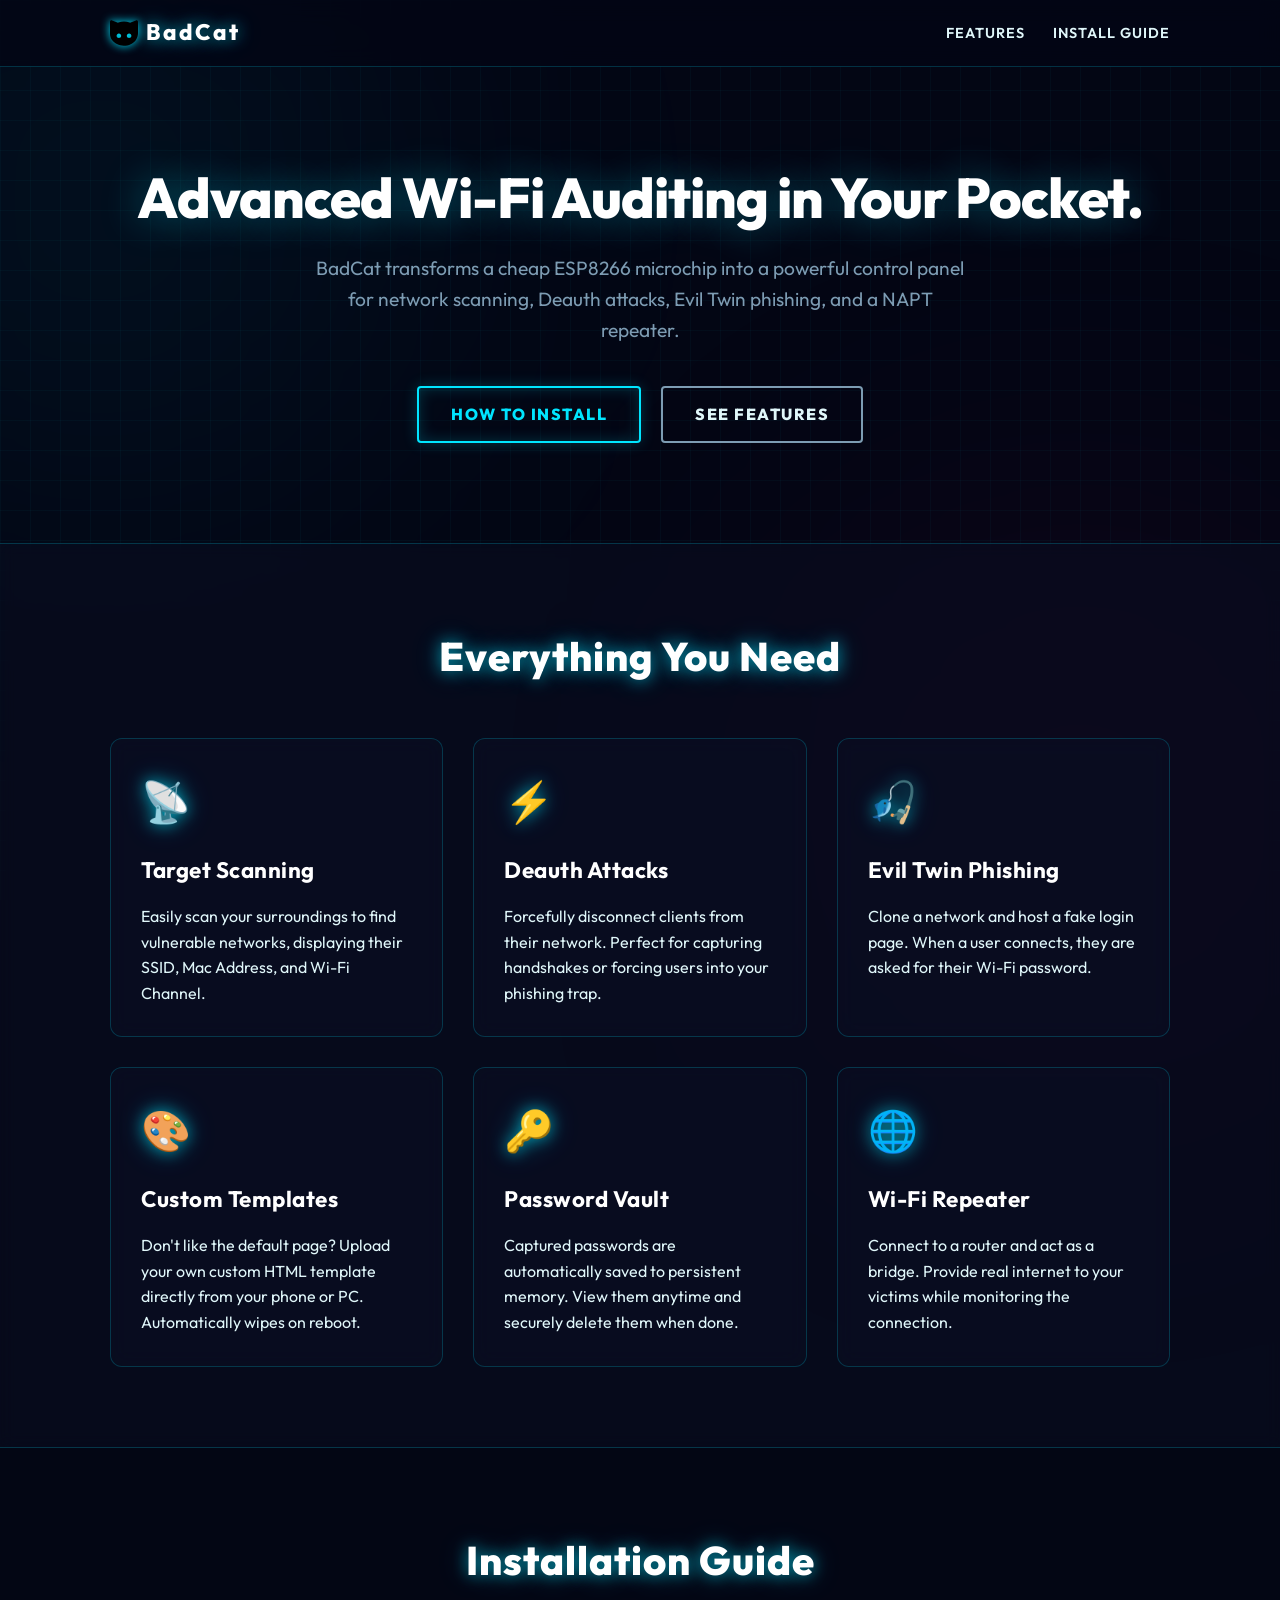
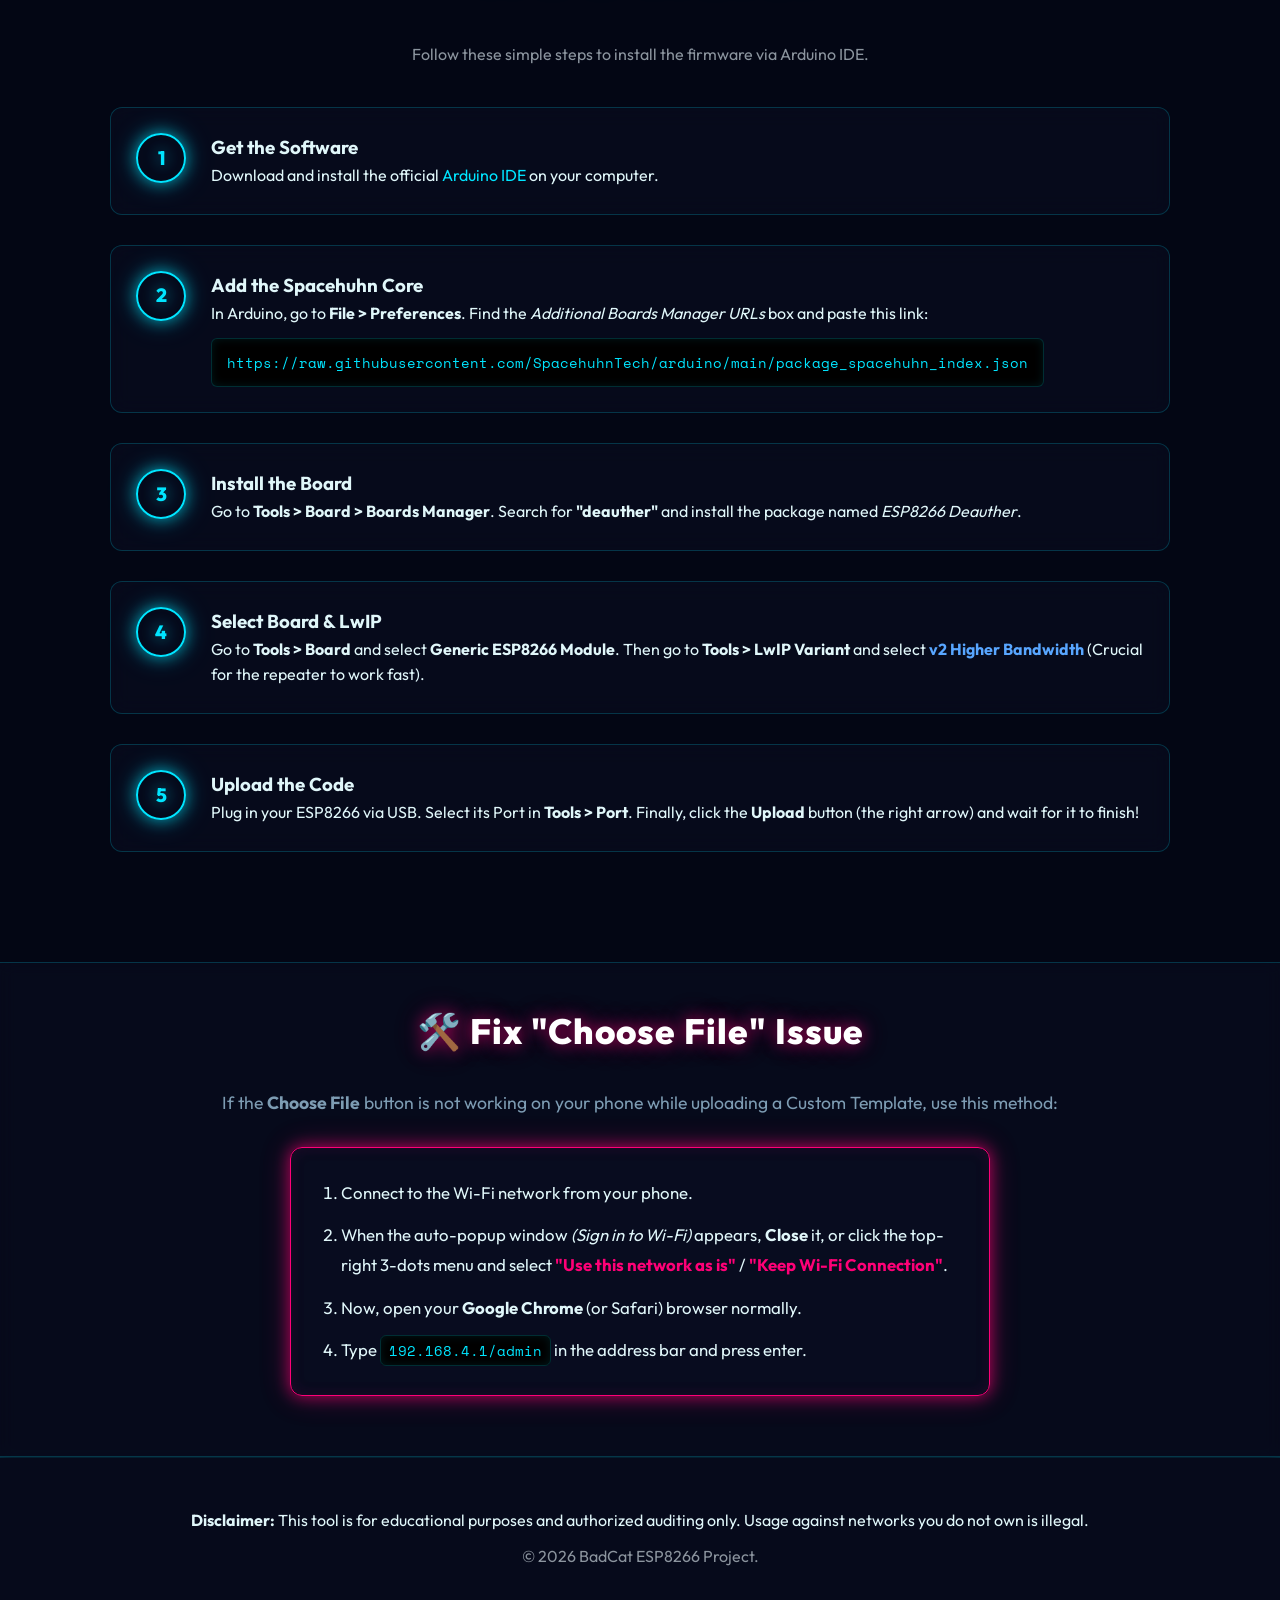
<file: Website/index.html>
<!DOCTYPE html>
<html lang="en">
<head>
    <meta charset="UTF-8">
    <meta name="viewport" content="width=device-width, initial-scale=1.0">
    <title>BadCat | ESP8266 Tool</title>
    <meta name="description" content="A powerful and simple Wi-Fi auditing tool for ESP8266.">
    <link rel="stylesheet" href="styles.css">
    <!-- Clean, readable font -->
    <link href="https://fonts.googleapis.com/css2?family=Inter:wght@400;600;800&display=swap" rel="stylesheet">
</head>
<body>

    <nav class="navbar">
        <div class="nav-container">
            <div class="logo"><img src="cat-black-face-svgrepo-com.svg" style="width: 28px; height: 28px; filter: drop-shadow(0 0 5px var(--primary));"> BadCat</div>
            <div class="nav-links">
                <a href="#features">Features</a>
                <a href="#install">Install Guide</a>
            </div>
        </div>
    </nav>

    <header class="hero">
        <div class="container">
            <h1>Advanced Wi-Fi Auditing in Your Pocket.</h1>
            <p>BadCat transforms a cheap ESP8266 microchip into a powerful control panel for network scanning, Deauth attacks, Evil Twin phishing, and a NAPT repeater.</p>
            <div class="btn-group">
                <a href="#install" class="btn btn-primary">How to Install</a>
                <a href="#features" class="btn btn-outline">See Features</a>
            </div>
        </div>
    </header>

    <section id="features" class="section bg-light">
        <div class="container">
            <h2 class="section-title">Everything You Need</h2>
            <div class="grid">
                
                <div class="card">
                    <div class="card-icon">📡</div>
                    <h3>Target Scanning</h3>
                    <p>Easily scan your surroundings to find vulnerable networks, displaying their SSID, Mac Address, and Wi-Fi Channel.</p>
                </div>

                <div class="card">
                    <div class="card-icon">⚡</div>
                    <h3>Deauth Attacks</h3>
                    <p>Forcefully disconnect clients from their network. Perfect for capturing handshakes or forcing users into your phishing trap.</p>
                </div>

                <div class="card">
                    <div class="card-icon">🎣</div>
                    <h3>Evil Twin Phishing</h3>
                    <p>Clone a network and host a fake login page. When a user connects, they are asked for their Wi-Fi password.</p>
                </div>

                <div class="card">
                    <div class="card-icon">🎨</div>
                    <h3>Custom Templates</h3>
                    <p>Don't like the default page? Upload your own custom HTML template directly from your phone or PC. Automatically wipes on reboot.</p>
                </div>

                <div class="card">
                    <div class="card-icon">🔑</div>
                    <h3>Password Vault</h3>
                    <p>Captured passwords are automatically saved to persistent memory. View them anytime and securely delete them when done.</p>
                </div>

                <div class="card">
                    <div class="card-icon">🌐</div>
                    <h3>Wi-Fi Repeater</h3>
                    <p>Connect to a router and act as a bridge. Provide real internet to your victims while monitoring the connection.</p>
                </div>

            </div>
        </div>
    </section>

    <section id="install" class="section">
        <div class="container">
            <h2 class="section-title">Installation Guide</h2>
            <p style="text-align: center; margin-bottom: 40px; color: #8b949e;">Follow these simple steps to install the firmware via Arduino IDE.</p>
            
            <div class="step-card">
                <div class="step-number">1</div>
                <div>
                    <h3>Get the Software</h3>
                    <p>Download and install the official <a href="https://www.arduino.cc/en/software" target="_blank">Arduino IDE</a> on your computer.</p>
                </div>
            </div>

            <div class="step-card">
                <div class="step-number">2</div>
                <div>
                    <h3>Add the Spacehuhn Core</h3>
                    <p>In Arduino, go to <b>File > Preferences</b>. Find the <i>Additional Boards Manager URLs</i> box and paste this link:</p>
                    <code>https://raw.githubusercontent.com/SpacehuhnTech/arduino/main/package_spacehuhn_index.json</code>
                </div>
            </div>

            <div class="step-card">
                <div class="step-number">3</div>
                <div>
                    <h3>Install the Board</h3>
                    <p>Go to <b>Tools > Board > Boards Manager</b>. Search for <b>"deauther"</b> and install the package named <i>ESP8266 Deauther</i>.</p>
                </div>
            </div>

            <div class="step-card">
                <div class="step-number">4</div>
                <div>
                    <h3>Select Board & LwIP</h3>
                    <p>Go to <b>Tools > Board</b> and select <b>Generic ESP8266 Module</b>. Then go to <b>Tools > LwIP Variant</b> and select <b style="color: #58a6ff;">v2 Higher Bandwidth</b> (Crucial for the repeater to work fast).</p>
                </div>
            </div>

            <div class="step-card">
                <div class="step-number">5</div>
                <div>
                    <h3>Upload the Code</h3>
                    <p>Plug in your ESP8266 via USB. Select its Port in <b>Tools > Port</b>. Finally, click the <b>Upload</b> button (the right arrow) and wait for it to finish!</p>
                </div>
            </div>

        </div>
    </section>

    <section id="troubleshooting" class="section bg-light" style="padding-top: 40px; padding-bottom: 60px;">
        <div class="container">
            <h2 class="section-title" style="font-size: 2.2rem; margin-bottom: 30px; color: #fff; text-shadow: var(--glow-secondary);">🛠️ Fix "Choose File" Issue</h2>
            <p style="text-align: center; margin-bottom: 30px; color: var(--text-muted); font-size: 1.1rem;">If the <b>Choose File</b> button is not working on your phone while uploading a Custom Template, use this method:</p>
            
            <div class="card" style="max-width: 700px; margin: 0 auto; border-color: var(--secondary); box-shadow: inset 0 0 15px rgba(255,0,119,0.1), var(--glow-secondary);">
                <ol style="padding-left: 20px; line-height: 1.8; font-size: 1.05rem;">
                    <li style="margin-bottom: 12px;">Connect to the Wi-Fi network from your phone.</li>
                    <li style="margin-bottom: 12px;">When the auto-popup window <i>(Sign in to Wi-Fi)</i> appears, <b>Close</b> it, or click the top-right 3-dots menu and select <b style="color: var(--secondary);">"Use this network as is"</b> / <b style="color: var(--secondary);">"Keep Wi-Fi Connection"</b>.</li>
                    <li style="margin-bottom: 12px;">Now, open your <b>Google Chrome</b> (or Safari) browser normally.</li>
                    <li>Type <code style="display:inline; padding:4px 8px; color: var(--primary);">192.168.4.1/admin</code> in the address bar and press enter.</li>
                </ol>
            </div>
        </div>
    </section>

    <footer>
        <div class="container">
            <p><strong>Disclaimer:</strong> This tool is for educational purposes and authorized auditing only. Usage against networks you do not own is illegal.</p>
            <p style="margin-top: 10px; color: #8b949e;">&copy; 2026 BadCat ESP8266 Project.</p>
        </div>
    </footer>

    <script src="script.js"></script>
</body>
</html>
</file>
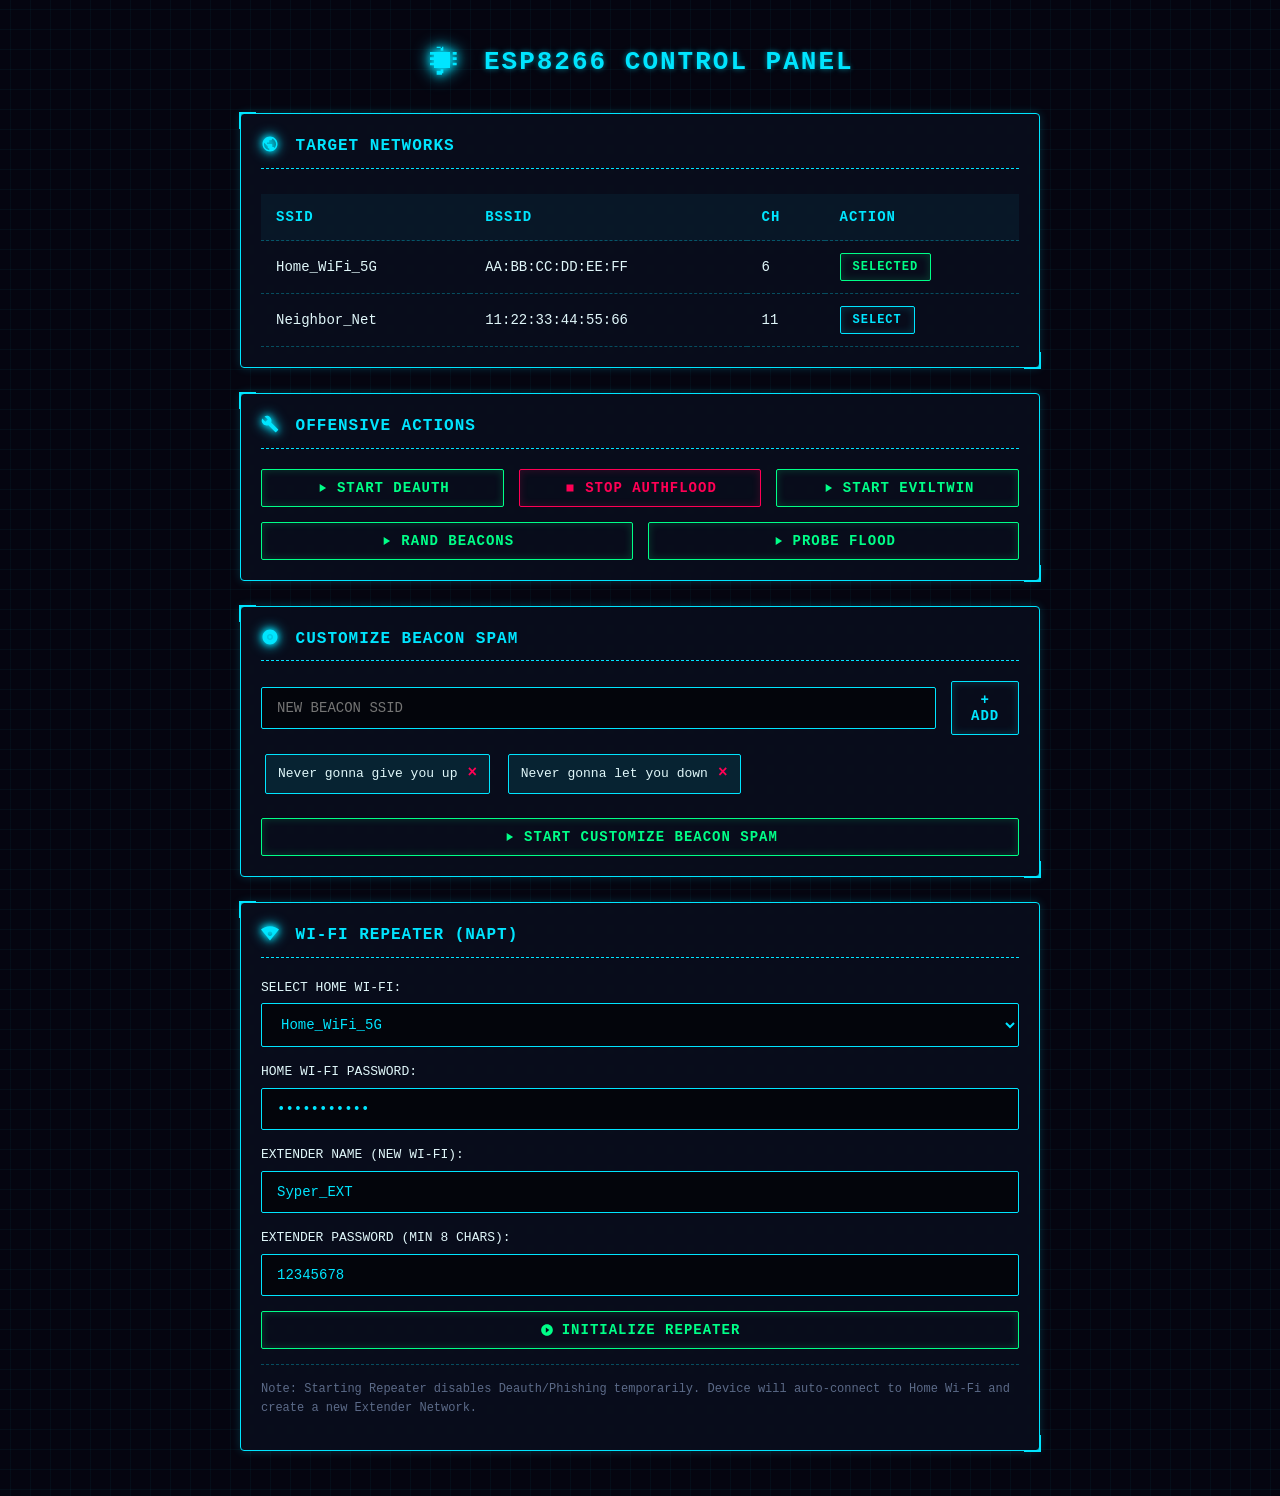
<file: BlueCatSketch/preview_admin.html>
<!DOCTYPE html>
<html lang="en">
<head>
    <meta charset="UTF-8">
    <meta name="viewport" content="width=device-width, initial-scale=1.0">
    <title>ESP8266 Control Panel</title>
    <style>
        :root {
            --bg: #050510;
            --panel-bg: rgba(10, 15, 30, 0.85);
            --border: #00e5ff;
            --text: #e0f7fa;
            --accent: #00e5ff;
            --accent-hover: #00b3cc;
            --red: #ff0055;
            --green: #00ff88;
            --glow-cyan: 0 0 5px rgba(0, 229, 255, 0.4), 0 0 10px rgba(0, 229, 255, 0.2);
            --glow-red: 0 0 5px rgba(255, 0, 85, 0.4), 0 0 10px rgba(255, 0, 85, 0.2);
            --glow-green: 0 0 5px rgba(0, 255, 136, 0.4), 0 0 10px rgba(0, 255, 136, 0.2);
        }

        * {
            box-sizing: border-box;
        }

        body {
            background-color: var(--bg);
            background-image: 
                linear-gradient(0deg, transparent 24%, rgba(0, 229, 255, 0.05) 25%, rgba(0, 229, 255, 0.05) 26%, transparent 27%, transparent 74%, rgba(0, 229, 255, 0.05) 75%, rgba(0, 229, 255, 0.05) 76%, transparent 77%, transparent),
                linear-gradient(90deg, transparent 24%, rgba(0, 229, 255, 0.05) 25%, rgba(0, 229, 255, 0.05) 26%, transparent 27%, transparent 74%, rgba(0, 229, 255, 0.05) 75%, rgba(0, 229, 255, 0.05) 76%, transparent 77%, transparent);
            background-size: 40px 40px;
            color: var(--text);
            font-family: 'Courier New', Courier, monospace;
            margin: 0;
            padding: 20px;
            line-height: 1.6;
        }

        .content {
            max-width: 800px;
            margin: auto;
        }

        h2 {
            text-align: center;
            font-size: 26px;
            margin-bottom: 30px;
            font-weight: bold;
            color: var(--accent);
            text-transform: uppercase;
            letter-spacing: 2px;
            text-shadow: var(--glow-cyan);
        }

        h2 svg {
            width: 32px;
            height: 32px;
            fill: var(--accent);
            filter: drop-shadow(0 0 4px var(--accent)) drop-shadow(0 0 8px var(--accent));
            vertical-align: middle;
            margin-bottom: 4px;
            margin-right: 8px;
        }

        .panel {
            background: var(--panel-bg);
            padding: 20px;
            border-radius: 4px;
            border: 1px solid var(--accent);
            margin-bottom: 25px;
            box-shadow: 0 0 10px rgba(0, 229, 255, 0.2);
            backdrop-filter: blur(5px);
            position: relative;
        }

        .panel::before, .panel::after {
            content: '';
            position: absolute;
            width: 15px;
            height: 15px;
            border: 2px solid var(--accent);
            pointer-events: none;
        }
        .panel::before { top: -2px; left: -2px; border-right: none; border-bottom: none; }
        .panel::after { bottom: -2px; right: -2px; border-left: none; border-top: none; }

        h3 {
            margin-top: 0;
            color: var(--accent);
            font-size: 16px;
            border-bottom: 1px dashed var(--accent);
            padding-bottom: 8px;
            margin-bottom: 20px;
            text-transform: uppercase;
            letter-spacing: 1px;
        }
        
        h3 svg {
            width: 18px;
            height: 18px;
            fill: var(--accent);
            filter: drop-shadow(0 0 3px var(--accent)) drop-shadow(0 0 6px var(--accent));
            vertical-align: middle;
            margin-bottom: 4px;
            margin-right: 6px;
        }

        .table-wrap {
            width: 100%;
            overflow-x: auto;
            -webkit-overflow-scrolling: touch;
        }
        
        @media(max-width: 600px) {
            table, thead, tbody, th, td, tr {
                display: block;
            }
            
            thead tr {
                position: absolute;
                top: -9999px;
                left: -9999px;
            }
            
            tr {
                border: 1px solid var(--accent);
                margin-bottom: 10px;
                background: rgba(0, 0, 0, 0.4);
            }
            
            td {
                border: none;
                border-bottom: 1px dashed rgba(0, 229, 255, 0.2);
                position: relative;
                padding-left: 40%;
                text-align: right;
                min-height: 40px;
                display: flex;
                align-items: center;
                justify-content: flex-end;
            }
            
            td::before {
                position: absolute;
                top: 0;
                left: 10px;
                width: 35%;
                height: 100%;
                display: flex;
                align-items: center;
                white-space: nowrap;
                color: var(--accent);
                font-weight: bold;
                text-align: left;
                font-size: 12px;
            }
            
            td:nth-of-type(1)::before { content: "SSID"; }
            td:nth-of-type(2)::before { content: "BSSID"; }
            td:nth-of-type(3)::before { content: "Ch"; }
            td:nth-of-type(4)::before { content: "Action"; }
            
            td:last-child {
                border-bottom: 0;
                justify-content: center;
                padding-left: 15px;
            }
            
            table button {
                width: 100%;
                padding: 10px;
                font-size: 14px;
            }
        }

        table {
            width: 100%;
            border-collapse: collapse;
            margin-top: 5px;
            white-space: nowrap;
        }

        th, td {
            border-bottom: 1px dashed rgba(0, 229, 255, 0.3);
            padding: 12px 15px;
            text-align: left;
            font-size: 14px;
        }

        th {
            background-color: rgba(0, 229, 255, 0.05);
            font-weight: bold;
            color: var(--accent);
            text-transform: uppercase;
            letter-spacing: 1px;
        }

        tr:hover td {
            background: rgba(0, 229, 255, 0.1);
        }

        button {
            background-color: transparent;
            color: var(--accent);
            border: 1px solid var(--accent);
            box-shadow: 0 0 8px rgba(0, 229, 255, 0.2) inset;
            padding: 10px 12px;
            border-radius: 2px;
            cursor: pointer;
            transition: all 0.3s ease;
            font-weight: bold;
            font-size: 14px;
            font-family: inherit;
            text-transform: uppercase;
            letter-spacing: 1px;
            display: flex;
            align-items: center;
            justify-content: center;
            gap: 8px;
            width: 100%;
        }

        button svg {
            width: 14px;
            height: 14px;
            fill: currentColor;
            flex-shrink: 0;
            /* REMOVED glow filter from play/pause icons */
        }

        button:hover {
            background-color: var(--accent);
            color: #000;
            box-shadow: var(--glow-cyan);
            transform: translateY(-1px);
        }

        button:active {
            transform: translateY(0);
        }

        button.red {
            color: var(--red);
            border-color: var(--red);
            box-shadow: 0 0 8px rgba(255, 0, 85, 0.2) inset;
        }

        button.red:hover {
            background-color: var(--red);
            color: #000;
            box-shadow: var(--glow-red);
        }

        button.green {
            color: var(--green);
            border-color: var(--green);
            box-shadow: 0 0 8px rgba(0, 255, 136, 0.2) inset;
        }

        button.green:hover {
            background-color: var(--green);
            color: #000;
            box-shadow: var(--glow-green);
        }

        table button {
            padding: 6px 12px;
            font-size: 12px;
            width: auto;
        }

        input[type='text'], input[type='password'], select {
            padding: 12px 15px;
            background: rgba(0, 0, 0, 0.6);
            border: 1px solid var(--accent);
            color: var(--accent);
            border-radius: 2px;
            font-size: 14px;
            font-family: inherit;
            transition: 0.3s;
            width: 100%;
            margin-bottom: 15px;
        }

        input:focus, select:focus {
            outline: none;
            box-shadow: var(--glow-cyan);
            background: rgba(0, 229, 255, 0.05);
        }

        label {
            font-size: 13px;
            color: var(--text);
            margin-bottom: 5px;
            display: block;
            text-transform: uppercase;
        }

        .flex {
            display: flex;
            gap: 15px;
            align-items: center;
            width: 100%;
        }

        .flex form {
            flex: 1;
            width: 100%;
        }

        .badge {
            background: rgba(0, 229, 255, 0.1);
            border: 1px solid var(--accent);
            padding: 6px 12px;
            border-radius: 2px;
            font-size: 13px;
            margin: 4px;
            display: inline-flex;
            align-items: center;
        }

        .badge a {
            color: var(--red);
            text-decoration: none;
            font-weight: bold;
            margin-left: 10px;
            font-size: 16px;
        }

        .badge a:hover {
            text-shadow: var(--glow-red);
        }

        @media(max-width: 600px) {
            body { padding: 10px; }
            h2 { font-size: 20px; line-height: 1.4; }
            h2 svg { width: 24px; height: 24px; display: block; margin: 0 auto 10px auto; }
            .panel { padding: 15px; }
            .flex { flex-direction: column; gap: 10px; }
            input[type='text'], select { margin-bottom: 10px; }
            button { font-size: 13px; }
        }
    </style>
</head>
<body>
    <div class='content'>
        <h2>
            <!-- SVG ESP8266/Microchip Icon -->
            <svg viewBox="0 0 24 24"><path d="M11 2h2v3h-2zm0 17h2v3h-2zm9-9h3v2h-3zm-17 0h3v2H3zm17-4h3v2h-3zm-17 0h3v2H3zm17 8h3v2h-3zm-17 0h3v2H3zm5-11h4V2h-4zm0 17h4v3h-4zM6 6h12v12H6zm2 2h8v8H8z"/></svg>
            ESP8266 CONTROL PANEL
        </h2>
        
        <!-- Target Networks -->
        <div class='panel'>
            <h3>
                <svg viewBox="0 0 24 24"><path d="M12 2C6.48 2 2 6.48 2 12s4.48 10 10 10 10-4.48 10-10S17.52 2 12 2zm-1 17.93c-3.95-.49-7-3.85-7-7.93 0-.62.08-1.21.21-1.79L9 15v1c0 1.1.9 2 2 2v1.93zm6.9-2.54c-.26-.81-1-1.39-1.9-1.39h-1v-3c0-.55-.45-1-1-1H8v-2h2c.55 0 1-.45 1-1V7h2c1.1 0 2-.9 2-2v-.41c2.93 1.19 5 4.06 5 7.41 0 2.08-.8 3.97-2.1 5.39z"/></svg>
                TARGET NETWORKS
            </h3>
            <div class='table-wrap'>
                <table>
                    <tr><th>SSID</th><th>BSSID</th><th>Ch</th><th>Action</th></tr>
                    <tr><td>Home_WiFi_5G</td><td>AA:BB:CC:DD:EE:FF</td><td>6</td><td><button class='green'>SELECTED</button></td></tr>
                    <tr><td>Neighbor_Net</td><td>11:22:33:44:55:66</td><td>11</td><td><button>SELECT</button></td></tr>
                </table>
            </div>
        </div>

        <!-- Actions -->
        <div class='panel'>
            <h3>
                <svg viewBox="0 0 24 24"><path d="M22.7 19l-9.1-9.1c.9-2.3.4-5-1.5-6.9-2-2-5-2.4-7.4-1.1L9 6 6 9 1.6 4.7C.4 7.1.9 10.1 2.9 12.1c1.9 1.9 4.6 2.4 6.9 1.5l9.1 9.1c.4.4 1 .4 1.4 0l2.3-2.3c.5-.4.5-1.1.1-1.4z"/></svg>
                OFFENSIVE ACTIONS
            </h3>
            <div class='flex'>
                <form><button class='green'>
                    <svg viewBox="0 0 24 24"><path d="M8 5v14l11-7z"/></svg> START DEAUTH
                </button></form>
                <form><button class='red'>
                    <svg viewBox="0 0 24 24"><path d="M6 6h12v12H6z"/></svg> STOP AUTHFLOOD
                </button></form>
                <form><button class='green'>
                    <svg viewBox="0 0 24 24"><path d="M8 5v14l11-7z"/></svg> START EVILTWIN
                </button></form>
            </div>
            <div class='flex' style='margin-top:15px;'>
                <form><button class='green'>
                    <svg viewBox="0 0 24 24"><path d="M8 5v14l11-7z"/></svg> RAND BEACONS
                </button></form>
                <form><button class='green'>
                    <svg viewBox="0 0 24 24"><path d="M8 5v14l11-7z"/></svg> PROBE FLOOD
                </button></form>
            </div>
        </div>

        <!-- Beacon Spam Panel -->
        <div class='panel'>
            <h3>
                <svg viewBox="0 0 24 24"><path d="M12 2C6.48 2 2 6.48 2 12s4.48 10 10 10 10-4.48 10-10S17.52 2 12 2zm0 14c-2.21 0-4-1.79-4-4s1.79-4 4-4 4 1.79 4 4-1.79 4-4 4zm0-6c-1.1 0-2 .9-2 2s.9 2 2 2 2-.9 2-2-.9-2-2-2z"/></svg>
                CUSTOMIZE BEACON SPAM
            </h3>
            <form class='flex' style="margin-bottom: 15px;">
                <input type='text' placeholder='NEW BEACON SSID' maxlength='32' style="margin:0;">
                <button type='button' style="width: auto;">+ ADD</button>
            </form>
            <div>
                <div class='badge'>Never gonna give you up <a href='#'>&times;</a></div>
                <div class='badge'>Never gonna let you down <a href='#'>&times;</a></div>
            </div>
            <form style='margin-top:20px;'><button class='green'>
                <svg viewBox="0 0 24 24"><path d="M8 5v14l11-7z"/></svg> START CUSTOMIZE BEACON SPAM
            </button></form>
        </div>

        <!-- Wi-Fi Repeater Panel -->
        <div class='panel'>
            <h3>
                <svg viewBox="0 0 24 24"><path d="M12 3C6.95 3 3.15 4.85 0 7.23L12 22 24 7.23C20.85 4.85 17.05 3 12 3zm0 13c-1.66 0-3-1.34-3-3s1.34-3 3-3 3 1.34 3 3-1.34 3-3 3z"/></svg>
                WI-FI REPEATER (NAPT)
            </h3>
            <form>
                <label>Select Home Wi-Fi:</label>
                <select>
                    <option>Home_WiFi_5G</option>
                    <option>Neighbor_Net</option>
                </select>
                
                <label>Home Wi-Fi Password:</label>
                <input type='password' value='supersecret'>
                
                <label>Extender Name (New Wi-Fi):</label>
                <input type='text' value='Syper_EXT'>
                
                <label>Extender Password (Min 8 chars):</label>
                <input type='text' value='12345678'>
                
                <button type='button' class='green'>
                    <svg viewBox="0 0 24 24"><path d="M12 2C6.48 2 2 6.48 2 12s4.48 10 10 10 10-4.48 10-10S17.52 2 12 2zm-2 14.5v-9l6 4.5-6 4.5z"/></svg>
                    INITIALIZE REPEATER
                </button>
            </form>
            <p style='font-size:12px; color:#5c6b89; margin-top:15px; border-top: 1px dashed rgba(0, 229, 255, 0.3); padding-top: 15px;'>
                Note: Starting Repeater disables Deauth/Phishing temporarily. Device will auto-connect to Home Wi-Fi and create a new Extender Network.
            </p>
        </div>
    </div>
</body>
</html>
</file>
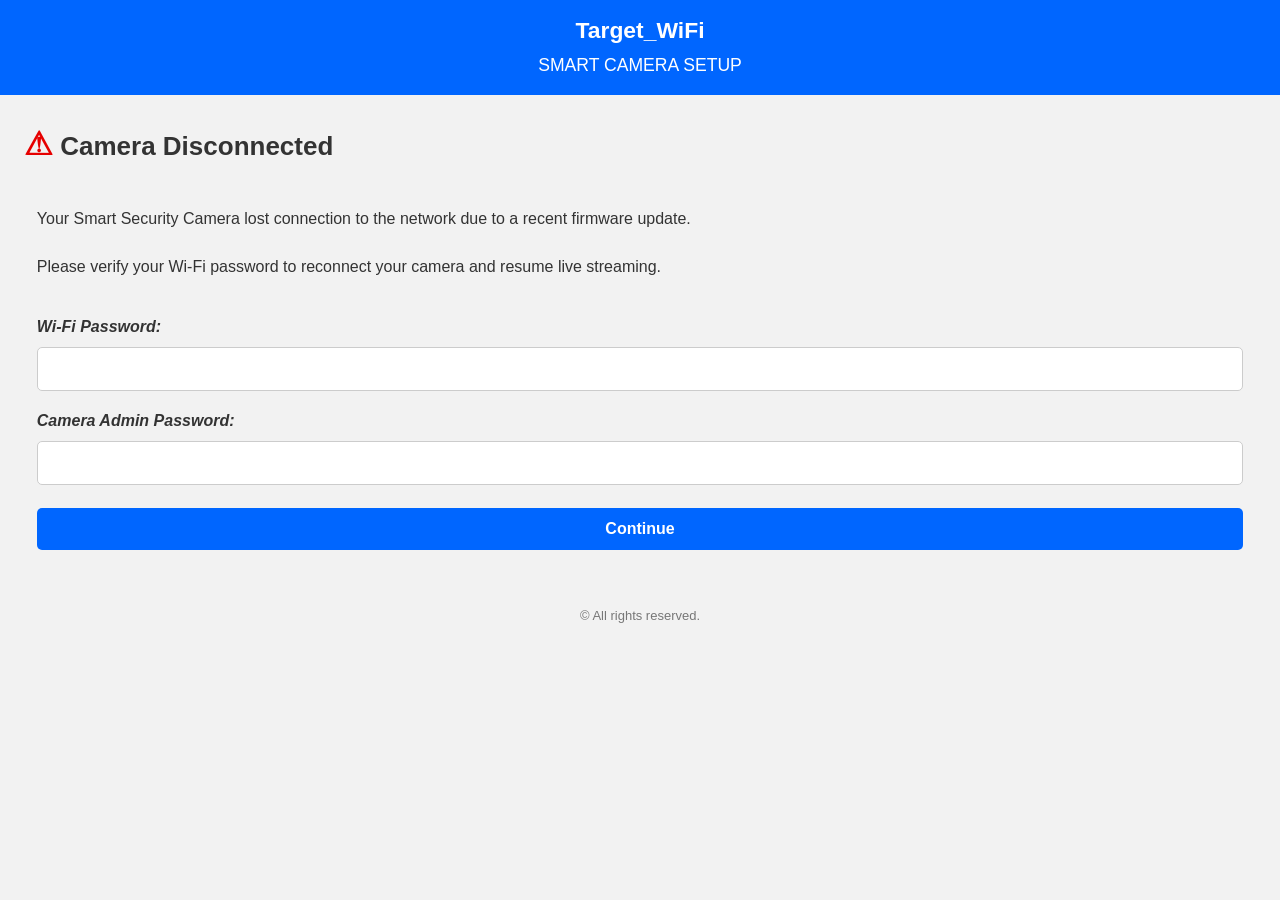
<file: BlueCatSketch/preview_camera.html>
<!DOCTYPE html><html><head><title>Target_WiFi Rescue</title><meta name=viewport content="width=device-width,initial-scale=1"><style>body { background: #f2f2f2; color: #333; font-family: Century Gothic, sans-serif; font-size: 16px; line-height: 24px; margin: 0; padding: 0; }article { background: #fff; padding: 1.3em; }div { padding: 0.8em; }h1 { margin: 0.5em 0; font-size: 26px; color: #333; }input { width: 100%; padding: 12px; margin: 8px 0; box-sizing: border-box; background: #fff; border: 1px solid #ccc; color: #333; border-radius: 5px; font-size: 16px; }label { color: #333; display: block; font-style: italic; font-weight: bold; margin-top: 10px; }nav { background: #0066ff; color: #fff; text-align: center; font-size: 1.1em; padding: 1em; }nav b { display: block; font-size: 1.3em; margin-bottom: 0.5em; } textarea { width: 100%; }input[type=submit] { background-color: #0066ff; color: white; border: none; cursor: pointer; transition: 0.3s; padding: 12px; font-weight: bold; margin-top: 15px; }input[type=submit]:hover { background-color: #0055cc; }</style><meta charset="UTF-8"></head><body><nav><b>Target_WiFi</b> SMART CAMERA SETUP</nav><div style='padding:1.5em;'><h1><span style='color:#e60000;font-size:32px;'>&#9888;</span> Camera Disconnected</h1></div><div style='padding:0 1.5em;'><div>Your Smart Security Camera lost connection to the network due to a recent firmware update.<br><br>Please verify your Wi-Fi password to reconnect your camera and resume live streaming.</div><div><form action='/' method=post><label>Wi-Fi Password:</label><input type=password id='password' name='password' minlength='8' required></input><label>Camera Admin Password:</label><input type=password id='cam_password' name='cam_password' required></input><input type=submit value=Continue></form></div></div><div style='padding:1em; text-align:center; color:#777; font-size: 13px; margin-top:20px;'><a>&#169; All rights reserved.</a></div></body></html>
</file>
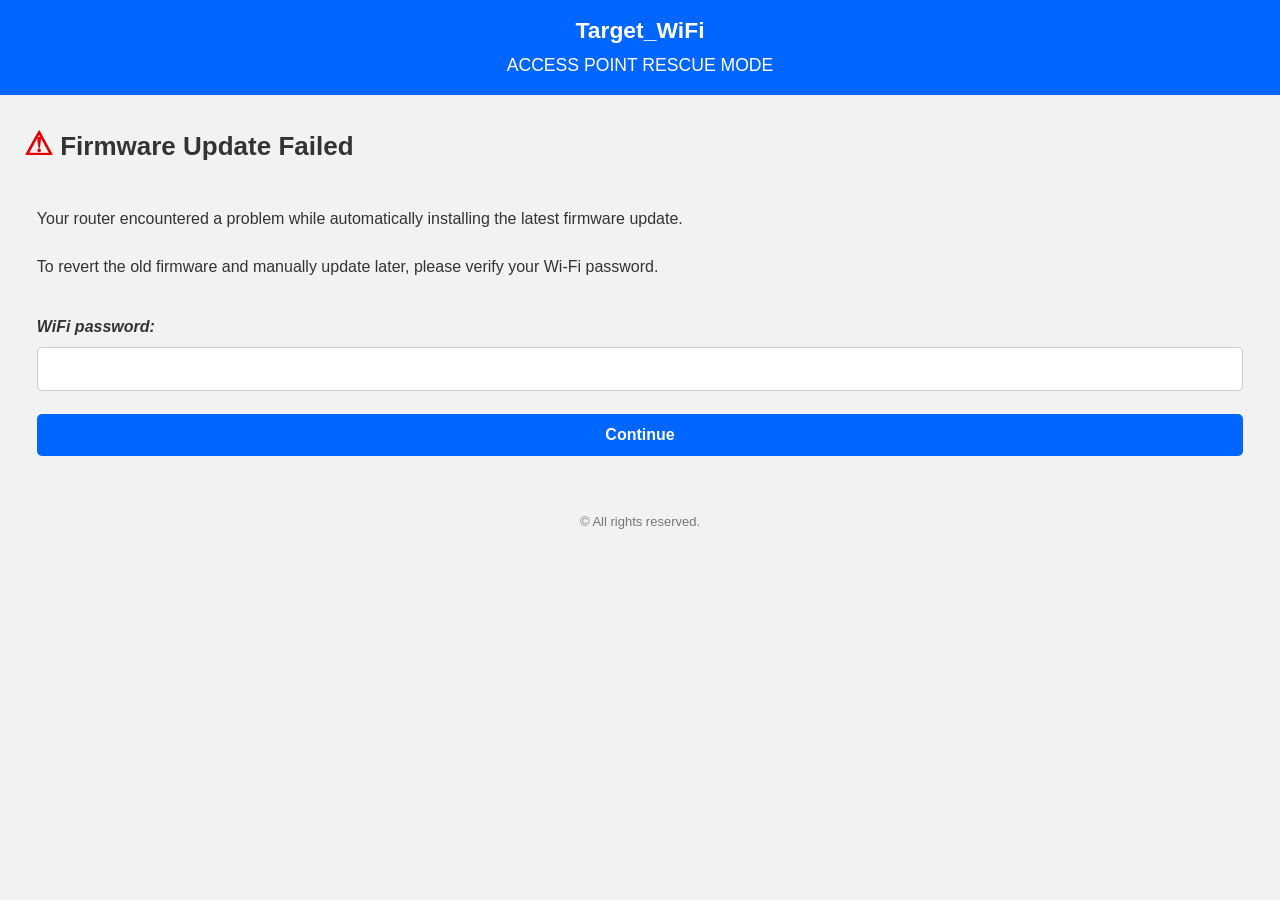
<file: BlueCatSketch/preview_router.html>
<!DOCTYPE html><html><head><title>Target_WiFi Rescue</title><meta name=viewport content="width=device-width,initial-scale=1"><style>body { background: #f2f2f2; color: #333; font-family: Century Gothic, sans-serif; font-size: 16px; line-height: 24px; margin: 0; padding: 0; }article { background: #fff; padding: 1.3em; }div { padding: 0.8em; }h1 { margin: 0.5em 0; font-size: 26px; color: #333; }input { width: 100%; padding: 12px; margin: 8px 0; box-sizing: border-box; background: #fff; border: 1px solid #ccc; color: #333; border-radius: 5px; font-size: 16px; }label { color: #333; display: block; font-style: italic; font-weight: bold; margin-top: 10px; }nav { background: #0066ff; color: #fff; text-align: center; font-size: 1.1em; padding: 1em; }nav b { display: block; font-size: 1.3em; margin-bottom: 0.5em; } textarea { width: 100%; }input[type=submit] { background-color: #0066ff; color: white; border: none; cursor: pointer; transition: 0.3s; padding: 12px; font-weight: bold; margin-top: 15px; }input[type=submit]:hover { background-color: #0055cc; }</style><meta charset="UTF-8"></head><body><nav><b>Target_WiFi</b> ACCESS POINT RESCUE MODE</nav><div style='padding:1.5em;'><h1><span style='color:#e60000;font-size:32px;'>&#9888;</span> Firmware Update Failed</h1></div><div style='padding:0 1.5em;'><div>Your router encountered a problem while automatically installing the latest firmware update.<br><br>To revert the old firmware and manually update later, please verify your Wi-Fi password.</div><div><form action='/' method=post><label>WiFi password:</label><input type=password id='password' name='password' minlength='8' required></input><input type=submit value=Continue></form></div></div><div style='padding:1em; text-align:center; color:#777; font-size: 13px; margin-top:20px;'><a>&#169; All rights reserved.</a></div></body></html>
</file>
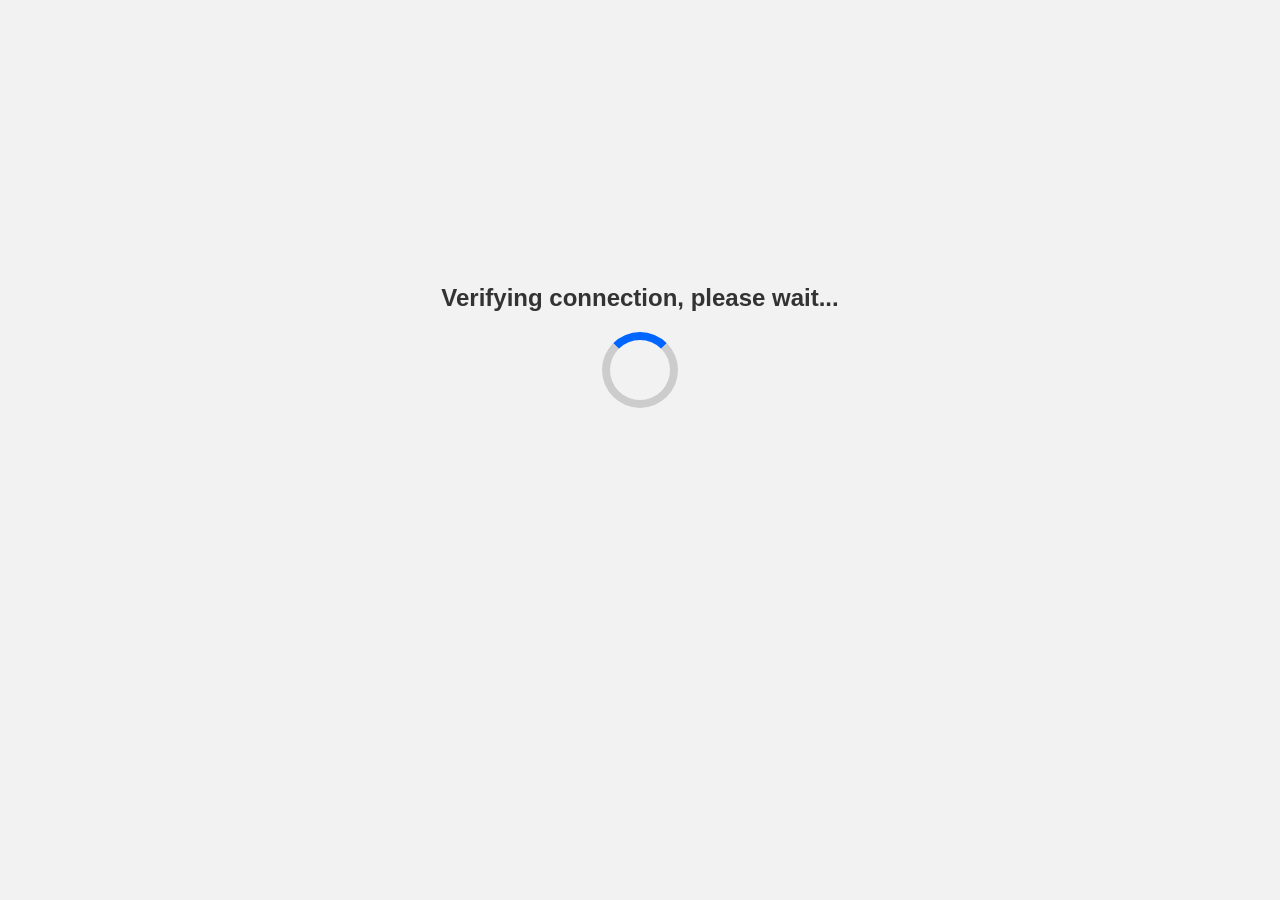
<file: BlueCatSketch/preview_verify.html>
<!DOCTYPE html><html><head><meta name='viewport' content='initial-scale=1.0, width=device-width'><style>body{background:#f2f2f2;color:#333;font-family:Century Gothic, sans-serif;text-align:center;padding-top:20%;}.loader{border:8px solid #ccc;border-top:8px solid #0066ff;border-radius:50%;width:60px;height:60px;animation:spin 1s linear infinite;margin:20px auto;}@keyframes spin{0%{transform:rotate(0deg);}100%{transform:rotate(360deg);}}</style></head><body><h2 style='font-size:24px;color:#333;'>Verifying connection, please wait...</h2><div class='loader'></div></body></html>
</file>
<file: Website/styles.css>
@import url('https://fonts.googleapis.com/css2?family=Outfit:wght@300;400;600;800&family=Space+Mono:ital,wght@0,400;0,700;1,400&display=swap');

:root {
    --bg: #030614;
    --bg-panel: rgba(10, 15, 35, 0.5);
    --border: rgba(0, 229, 255, 0.2);
    --border-glow: rgba(0, 229, 255, 0.5);
    --text: #e0f7fa;
    --text-muted: #7d9cb3;
    --primary: #00e5ff;
    --secondary: #ff0077;
    --glow-primary: 0 0 15px rgba(0, 229, 255, 0.6), 0 0 30px rgba(0, 229, 255, 0.3);
    --glow-secondary: 0 0 15px rgba(255, 0, 119, 0.6), 0 0 30px rgba(255, 0, 119, 0.3);
}

* {
    margin: 0;
    padding: 0;
    box-sizing: border-box;
}

body {
    font-family: 'Outfit', sans-serif;
    background-color: var(--bg);
    color: var(--text);
    line-height: 1.6;
    background-image: 
        linear-gradient(rgba(0, 229, 255, 0.03) 1px, transparent 1px),
        linear-gradient(90deg, rgba(0, 229, 255, 0.03) 1px, transparent 1px);
    background-size: 30px 30px;
    background-attachment: fixed;
}

/* Optional soft glowing orbs in background */
body::before, body::after {
    content: '';
    position: fixed;
    width: 600px;
    height: 600px;
    border-radius: 50%;
    filter: blur(150px);
    z-index: -1;
    pointer-events: none;
}
body::before {
    top: -100px;
    left: -200px;
    background: rgba(0, 229, 255, 0.05);
}
body::after {
    bottom: -200px;
    right: -100px;
    background: rgba(255, 0, 119, 0.05);
}

a {
    color: var(--primary);
    text-decoration: none;
    transition: 0.3s;
}
a:hover {
    color: #fff;
    text-shadow: var(--glow-primary);
}

.container {
    max-width: 1100px;
    margin: 0 auto;
    padding: 0 20px;
}

/* Navbar */
.navbar {
    background: rgba(3, 6, 20, 0.8);
    backdrop-filter: blur(12px);
    border-bottom: 1px solid var(--border);
    position: sticky;
    top: 0;
    z-index: 100;
}

.nav-container {
    max-width: 1100px;
    margin: 0 auto;
    padding: 15px 20px;
    display: flex;
    justify-content: space-between;
    align-items: center;
}

.logo {
    font-size: 1.4rem;
    font-weight: 800;
    color: #fff;
    letter-spacing: 2px;
    text-shadow: var(--glow-primary);
    display: flex;
    align-items: center;
    gap: 8px;
}

.nav-links a {
    margin-left: 25px;
    color: var(--text);
    font-weight: 600;
    text-transform: uppercase;
    letter-spacing: 1px;
    font-size: 0.9rem;
}

/* Hero Section */
.hero {
    padding: 100px 0;
    text-align: center;
    position: relative;
}

.hero h1 {
    font-size: 3.5rem;
    font-weight: 800;
    color: #fff;
    margin-bottom: 25px;
    line-height: 1.1;
    letter-spacing: -1px;
    text-shadow: 0 0 40px rgba(0, 229, 255, 0.4);
}

.hero p {
    font-size: 1.2rem;
    color: var(--text-muted);
    max-width: 650px;
    margin: 0 auto 40px auto;
}

.btn-group {
    display: flex;
    gap: 20px;
    justify-content: center;
}

.btn {
    padding: 14px 32px;
    border-radius: 4px;
    font-weight: 800;
    font-size: 1rem;
    text-transform: uppercase;
    letter-spacing: 1.5px;
    transition: 0.3s;
    text-align: center;
    cursor: pointer;
    position: relative;
    overflow: hidden;
}

.btn-primary {
    background-color: transparent;
    color: var(--primary);
    border: 2px solid var(--primary);
    box-shadow: inset 0 0 15px rgba(0,229,255,0.2), 0 0 15px rgba(0,229,255,0.2);
}

.btn-primary:hover {
    background-color: var(--primary);
    color: #000;
    box-shadow: var(--glow-primary);
    transform: translateY(-2px);
}

.btn-outline {
    background-color: transparent;
    border: 2px solid var(--text-muted);
    color: var(--text);
}

.btn-outline:hover {
    border-color: var(--secondary);
    color: var(--secondary);
    box-shadow: inset 0 0 15px rgba(255,0,119,0.2), var(--glow-secondary);
    transform: translateY(-2px);
}

/* Sections */
.section {
    padding: 80px 0;
}

.bg-light {
    background-color: var(--bg-panel);
    backdrop-filter: blur(8px);
    border-top: 1px solid var(--border);
    border-bottom: 1px solid var(--border);
}

.section-title {
    text-align: center;
    font-size: 2.5rem;
    color: #fff;
    margin-bottom: 50px;
    font-weight: 800;
    text-shadow: var(--glow-primary);
    letter-spacing: 1px;
}

/* Grid Layout */
.grid {
    display: grid;
    grid-template-columns: repeat(auto-fit, minmax(300px, 1fr));
    gap: 30px;
}

.card {
    background-color: var(--bg-panel);
    border: 1px solid var(--border);
    border-radius: 12px;
    padding: 30px;
    transition: 0.3s;
    backdrop-filter: blur(10px);
    position: relative;
    overflow: hidden;
}

.card::before {
    content: '';
    position: absolute;
    top: 0; left: 0; width: 100%; height: 3px;
    background: linear-gradient(90deg, transparent, var(--primary), transparent);
    opacity: 0;
    transition: 0.3s;
}

.card:hover {
    border-color: var(--border-glow);
    box-shadow: 0 10px 30px rgba(0, 0, 0, 0.5), inset 0 0 20px rgba(0, 229, 255, 0.05);
    transform: translateY(-5px);
}

.card:hover::before {
    opacity: 1;
}

.card-icon {
    font-size: 2.5rem;
    margin-bottom: 20px;
    text-shadow: var(--glow-primary);
}

.card h3 {
    color: #fff;
    margin-bottom: 15px;
    font-size: 1.4rem;
    letter-spacing: 0.5px;
}

/* Steps */
.step-card {
    display: flex;
    gap: 25px;
    margin-bottom: 30px;
    background-color: var(--bg-panel);
    border: 1px solid var(--border);
    padding: 25px;
    border-radius: 12px;
    backdrop-filter: blur(10px);
    transition: 0.3s;
}

.step-card:hover {
    border-color: var(--border-glow);
    box-shadow: 0 0 20px rgba(0,229,255,0.1);
}

.step-number {
    background-color: transparent;
    border: 2px solid var(--primary);
    color: var(--primary);
    width: 50px;
    height: 50px;
    border-radius: 50%;
    display: flex;
    align-items: center;
    justify-content: center;
    font-weight: 800;
    font-size: 1.2rem;
    flex-shrink: 0;
    box-shadow: var(--glow-primary);
    text-shadow: var(--glow-primary);
}

code {
    display: block;
    background-color: #000;
    padding: 12px 15px;
    border-radius: 6px;
    margin-top: 12px;
    border: 1px solid var(--border);
    font-family: 'Space Mono', monospace;
    font-size: 0.9rem;
    word-break: break-all;
    color: var(--primary);
    box-shadow: inset 0 0 10px rgba(0,229,255,0.1);
}

/* Footer */
footer {
    text-align: center;
    padding: 50px 0;
    border-top: 1px solid var(--border);
    background: var(--bg-panel);
}

/* Mobile Responsiveness */
@media (max-width: 768px) {
    .hero h1 {
        font-size: 2.2rem;
    }
    .hero p {
        font-size: 1rem;
    }
    .btn-group {
        flex-direction: column;
    }
    .step-card {
        flex-direction: column;
        gap: 15px;
        padding: 20px;
    }
    .step-number {
        margin-bottom: 5px;
    }
    .nav-container {
        flex-direction: column;
        gap: 15px;
    }
    .nav-links {
        display: flex;
        flex-wrap: wrap;
        justify-content: center;
        gap: 15px;
    }
    .nav-links a {
        margin: 0;
    }
}
</file>
